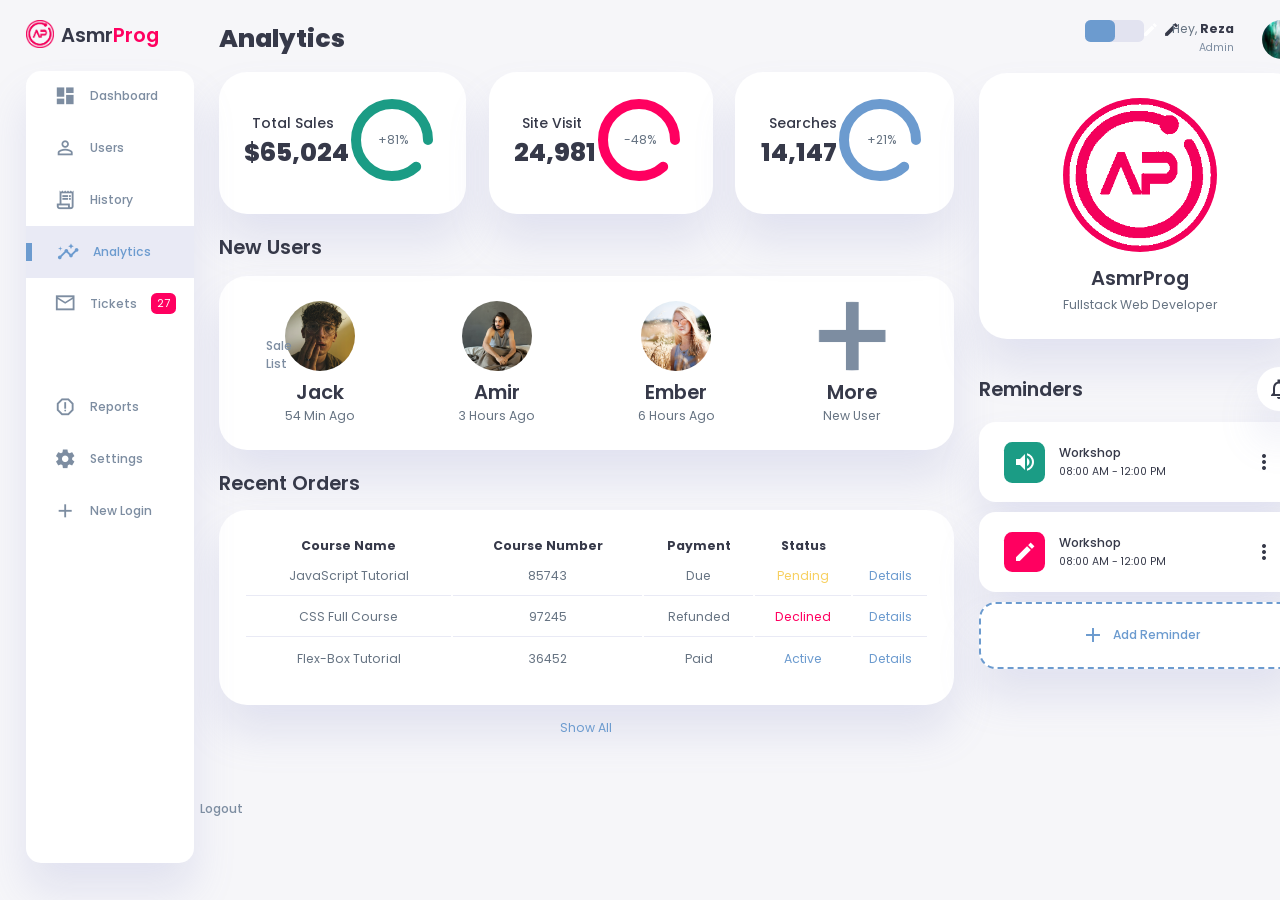
<file: Dashboard/index.html>
<!DOCTYPE html>
<html lang="en">

<head>
    <meta charset="UTF-8">
    <meta name="viewport" content="width=device-width, initial-scale=1.0">
    <link href="https://fonts.googleapis.com/icon?family=Material+Icons+Sharp" rel="stylesheet">
    <link rel="stylesheet" href="style.css">
    <title>Responsive Dashboard Design #1 | AsmrProg</title>
</head>

<body>

    <div class="container">
        <!-- Sidebar Section -->
        <aside>
            <div class="toggle">
                <div class="logo">
                    <img src="images/logo.png">
                    <h2>Asmr<span class="danger">Prog</span></h2>
                </div>
                <div class="close" id="close-btn">
                    <span class="material-icons-sharp">
                        close
                    </span>
                </div>
            </div>

            <div class="sidebar">
                <a href="#">
                    <span class="material-icons-sharp">
                        dashboard
                    </span>
                    <h3>Dashboard</h3>
                </a>
                <a href="#">
                    <span class="material-icons-sharp">
                        person_outline
                    </span>
                    <h3>Users</h3>
                </a>
                <a href="#">
                    <span class="material-icons-sharp">
                        receipt_long
                    </span>
                    <h3>History</h3>
                </a>
                <a href="#" class="active">
                    <span class="material-icons-sharp">
                        insights
                    </span>
                    <h3>Analytics</h3>
                </a>
                <a href="#">
                    <span class="material-icons-sharp">
                        mail_outline
                    </span>
                    <h3>Tickets</h3>
                    <span class="message-count">27</span>
                </a>
                <a href="#">
                    <span class="material-icons-sharp">
                        inventory
                    </span>
                    <h3>Sale List</h3>
                </a>
                <a href="#">
                    <span class="material-icons-sharp">
                        report_gmailerrorred
                    </span>
                    <h3>Reports</h3>
                </a>
                <a href="#">
                    <span class="material-icons-sharp">
                        settings
                    </span>
                    <h3>Settings</h3>
                </a>
                <a href="#">
                    <span class="material-icons-sharp">
                        add
                    </span>
                    <h3>New Login</h3>
                </a>
                <a href="#">
                    <span class="material-icons-sharp">
                        logout
                    </span>
                    <h3>Logout</h3>
                </a>
            </div>
        </aside>
        <!-- End of Sidebar Section -->

        <!-- Main Content -->
        <main>
            <h1>Analytics</h1>
            <!-- Analyses -->
            <div class="analyse">
                <div class="sales">
                    <div class="status">
                        <div class="info">
                            <h3>Total Sales</h3>
                            <h1>$65,024</h1>
                        </div>
                        <div class="progresss">
                            <svg>
                                <circle cx="38" cy="38" r="36"></circle>
                            </svg>
                            <div class="percentage">
                                <p>+81%</p>
                            </div>
                        </div>
                    </div>
                </div>
                <div class="visits">
                    <div class="status">
                        <div class="info">
                            <h3>Site Visit</h3>
                            <h1>24,981</h1>
                        </div>
                        <div class="progresss">
                            <svg>
                                <circle cx="38" cy="38" r="36"></circle>
                            </svg>
                            <div class="percentage">
                                <p>-48%</p>
                            </div>
                        </div>
                    </div>
                </div>
                <div class="searches">
                    <div class="status">
                        <div class="info">
                            <h3>Searches</h3>
                            <h1>14,147</h1>
                        </div>
                        <div class="progresss">
                            <svg>
                                <circle cx="38" cy="38" r="36"></circle>
                            </svg>
                            <div class="percentage">
                                <p>+21%</p>
                            </div>
                        </div>
                    </div>
                </div>
            </div>
            <!-- End of Analyses -->

            <!-- New Users Section -->
            <div class="new-users">
                <h2>New Users</h2>
                <div class="user-list">
                    <div class="user">
                        <img src="images/profile-2.jpg">
                        <h2>Jack</h2>
                        <p>54 Min Ago</p>
                    </div>
                    <div class="user">
                        <img src="images/profile-3.jpg">
                        <h2>Amir</h2>
                        <p>3 Hours Ago</p>
                    </div>
                    <div class="user">
                        <img src="images/profile-4.jpg">
                        <h2>Ember</h2>
                        <p>6 Hours Ago</p>
                    </div>
                    <div class="user">
                        <img src="images/plus.png">
                        <h2>More</h2>
                        <p>New User</p>
                    </div>
                </div>
            </div>
            <!-- End of New Users Section -->

            <!-- Recent Orders Table -->
            <div class="recent-orders">
                <h2>Recent Orders</h2>
                <table>
                    <thead>
                        <tr>
                            <th>Course Name</th>
                            <th>Course Number</th>
                            <th>Payment</th>
                            <th>Status</th>
                            <th></th>
                        </tr>
                    </thead>
                    <tbody></tbody>
                </table>
                <a href="#">Show All</a>
            </div>
            <!-- End of Recent Orders -->

        </main>
        <!-- End of Main Content -->

        <!-- Right Section -->
        <div class="right-section">
            <div class="nav">
                <button id="menu-btn">
                    <span class="material-icons-sharp">
                        menu
                    </span>
                </button>
                <div class="dark-mode">
                    <span class="material-icons-sharp active">
                        light_mode
                    </span>
                    <span class="material-icons-sharp">
                        dark_mode
                    </span>
                </div>

                <div class="profile">
                    <div class="info">
                        <p>Hey, <b>Reza</b></p>
                        <small class="text-muted">Admin</small>
                    </div>
                    <div class="profile-photo">
                        <img src="images/profile-1.jpg">
                    </div>
                </div>

            </div>
            <!-- End of Nav -->

            <div class="user-profile">
                <div class="logo">
                    <img src="images/logo.png">
                    <h2>AsmrProg</h2>
                    <p>Fullstack Web Developer</p>
                </div>
            </div>

            <div class="reminders">
                <div class="header">
                    <h2>Reminders</h2>
                    <span class="material-icons-sharp">
                        notifications_none
                    </span>
                </div>

                <div class="notification">
                    <div class="icon">
                        <span class="material-icons-sharp">
                            volume_up
                        </span>
                    </div>
                    <div class="content">
                        <div class="info">
                            <h3>Workshop</h3>
                            <small class="text_muted">
                                08:00 AM - 12:00 PM
                            </small>
                        </div>
                        <span class="material-icons-sharp">
                            more_vert
                        </span>
                    </div>
                </div>

                <div class="notification deactive">
                    <div class="icon">
                        <span class="material-icons-sharp">
                            edit
                        </span>
                    </div>
                    <div class="content">
                        <div class="info">
                            <h3>Workshop</h3>
                            <small class="text_muted">
                                08:00 AM - 12:00 PM
                            </small>
                        </div>
                        <span class="material-icons-sharp">
                            more_vert
                        </span>
                    </div>
                </div>

                <div class="notification add-reminder">
                    <div>
                        <span class="material-icons-sharp">
                            add
                        </span>
                        <h3>Add Reminder</h3>
                    </div>
                </div>

            </div>

        </div>


    </div>

    <script src="orders.js"></script>
    <script src="index.js"></script>
</body>

</html>
</file>
<file: Dashboard/style.css>
@import url('https://fonts.googleapis.com/css2?family=Poppins:wght@300;400;500;600;700;800&display=swap');

:root{
    --color-primary: #6C9BCF;
    --color-danger: #FF0060;
    --color-success: #1B9C85;
    --color-warning: #F7D060;
    --color-white: #fff;
    --color-info-dark: #7d8da1;
    --color-dark: #363949;
    --color-light: rgba(132, 139, 200, 0.18);
    --color-dark-variant: #677483;
    --color-background: #f6f6f9;

    --card-border-radius: 2rem;
    --border-radius-1: 0.4rem;
    --border-radius-2: 1.2rem;

    --card-padding: 1.8rem;
    --padding-1: 1.2rem;

    --box-shadow: 0 2rem 3rem var(--color-light);
}

.dark-mode-variables{
    --color-background: #181a1e;
    --color-white: #202528;
    --color-dark: #edeffd;
    --color-dark-variant: #a3bdcc;
    --color-light: rgba(0, 0, 0, 0.4);
    --box-shadow: 0 2rem 3rem var(--color-light);
}

*{
    margin: 0;
    padding: 0;
    outline: 0;
    appearance: 0;
    border: 0;
    text-decoration: none;
    box-sizing: border-box;
}

html{
    font-size: 14px;
}

body{
    width: 100vw;
    height: 100vh;
    font-family: 'Poppins', sans-serif;
    font-size: 0.88rem;
    user-select: none;
    overflow-x: hidden;
    color: var(--color-dark);
    background-color: var(--color-background);
}

a{
    color: var(--color-dark);
}

img{
    display: block;
    width: 100%;
    object-fit: cover;
}

h1{
    font-weight: 800;
    font-size: 1.8rem;
}

h2{
    font-weight: 600;
    font-size: 1.4rem;
}

h3{
    font-weight: 500;
    font-size: 0.87rem;
}

small{
    font-size: 0.76rem;
}

p{
    color: var(--color-dark-variant);
}

b{
    color: var(--color-dark);
}

.text-muted{
    color: var(--color-info-dark);
}

.primary{
    color: var(--color-primary);
}

.danger{
    color: var(--color-danger);
}

.success{
    color: var(--color-success);
}

.warning{
    color: var(--color-warning);
}

.container{
    display: grid;
    width: 96%;
    margin: 0 auto;
    gap: 1.8rem;
    grid-template-columns: 12rem auto 23rem;
}

aside{
    height: 100vh;
}

aside .toggle{
    display: flex;
    align-items: center;
    justify-content: space-between;
    margin-top: 1.4rem;
}

aside .toggle .logo{
    display: flex;
    gap: 0.5rem;
}

aside .toggle .logo img{
    width: 2rem;
    height: 2rem;
}

aside .toggle .close{
    padding-right: 1rem;
    display: none;
}

aside .sidebar{
    display: flex;
    flex-direction: column;
    background-color: var(--color-white);
    box-shadow: var(--box-shadow);
    border-radius: 15px;
    height: 88vh;
    position: relative;
    top: 1.5rem;
    transition: all 0.3s ease;
}

aside .sidebar:hover{
    box-shadow: none;
}

aside .sidebar a{
    display: flex;
    align-items: center;
    color: var(--color-info-dark);
    height: 3.7rem;
    gap: 1rem;
    position: relative;
    margin-left: 2rem;
    transition: all 0.3s ease;
}

aside .sidebar a span{
    font-size: 1.6rem;
    transition: all 0.3s ease;
}

aside .sidebar a:last-child{
    position: absolute;
    bottom: 2rem;
    width: 100%;
}

aside .sidebar a.active{
    width: 100%;
    color: var(--color-primary);
    background-color: var(--color-light);
    margin-left: 0;
}

aside .sidebar a.active::before{
    content: '';
    width: 6px;
    height: 18px;
    background-color: var(--color-primary);
}

aside .sidebar a.active span{
    color: var(--color-primary);
    margin-left: calc(1rem - 3px);
}

aside .sidebar a:hover{
    color: var(--color-primary);
}

aside .sidebar a:hover span{
    margin-left: 0.6rem;
}

aside .sidebar .message-count{
    background-color: var(--color-danger);
    padding: 2px 6px;
    color: var(--color-white);
    font-size: 11px;
    border-radius: var(--border-radius-1);
}

main{
    margin-top: 1.4rem;
}

main .analyse{
    display: grid;
    grid-template-columns: repeat(3, 1fr);
    gap: 1.6rem;
}

main .analyse > div{
    background-color: var(--color-white);
    padding: var(--card-padding);
    border-radius: var(--card-border-radius);
    margin-top: 1rem;
    box-shadow: var(--box-shadow);
    cursor: pointer;
    transition: all 0.3s ease;
}

main .analyse > div:hover{
    box-shadow: none;
}

main .analyse > div .status{
    display: flex;
    align-items: center;
    justify-content: space-between;
}

main .analyse h3{
    margin-left: 0.6rem;
    font-size: 1rem;
}

main .analyse .progresss{
    position: relative;
    width: 92px;
    height: 92px;
    border-radius: 50%;
}

main .analyse svg{
    width: 7rem;
    height: 7rem;
}

main .analyse svg circle{
    fill: none;
    stroke-width: 10;
    stroke-linecap: round;
    transform: translate(5px, 5px);
}

main .analyse .sales svg circle{
    stroke: var(--color-success);
    stroke-dashoffset: -30;
    stroke-dasharray: 200;
}

main .analyse .visits svg circle{
    stroke: var(--color-danger);
    stroke-dashoffset: -30;
    stroke-dasharray: 200;
}

main .analyse .searches svg circle{
    stroke: var(--color-primary);
    stroke-dashoffset: -30;
    stroke-dasharray: 200;
}

main .analyse .progresss .percentage{
    position: absolute;
    top: -3px;
    left: -1px;
    display: flex;
    align-items: center;
    justify-content: center;
    height: 100%;
    width: 100%;
}

main .new-users{
    margin-top: 1.3rem;
}

main .new-users .user-list{
    background-color: var(--color-white);
    padding: var(--card-padding);
    border-radius: var(--card-border-radius);
    margin-top: 1rem;
    box-shadow: var(--box-shadow);
    display: flex;
    justify-content: space-around;
    flex-wrap: wrap;
    gap: 1.4rem;
    cursor: pointer;
    transition: all 0.3s ease;
}

main .new-users .user-list:hover{
    box-shadow: none;
}

main .new-users .user-list .user{
    display: flex;
    flex-direction: column;
    align-items: center;
    justify-content: center;
}

main .new-users .user-list .user img{
    width: 5rem;
    height: 5rem;
    margin-bottom: 0.4rem;
    border-radius: 50%;
}

main .recent-orders{
    margin-top: 1.3rem;
}

main .recent-orders h2{
    margin-bottom: 0.8rem;
}

main .recent-orders table{
    background-color: var(--color-white);
    width: 100%;
    padding: var(--card-padding);
    text-align: center;
    box-shadow: var(--box-shadow);
    border-radius: var(--card-border-radius);
    transition: all 0.3s ease;
}

main .recent-orders table:hover{
    box-shadow: none;
}

main table tbody td{
    height: 2.8rem;
    border-bottom: 1px solid var(--color-light);
    color: var(--color-dark-variant);
}

main table tbody tr:last-child td{
    border: none;
}

main .recent-orders a{
    text-align: center;
    display: block;
    margin: 1rem auto;
    color: var(--color-primary);
}

.right-section{
    margin-top: 1.4rem;
}

.right-section .nav{
    display: flex;
    justify-content: end;
    gap: 2rem;
}

.right-section .nav button{
    display: none;
}

.right-section .dark-mode{
    background-color: var(--color-light);
    display: flex;
    justify-content: space-between;
    align-items: center;
    height: 1.6rem;
    width: 4.2rem;
    cursor: pointer;
    border-radius: var(--border-radius-1);
}

.right-section .dark-mode span{
    font-size: 1.2rem;
    width: 50%;
    height: 100%;
    display: flex;
    align-items: center;
    justify-content: center;
}

.right-section .dark-mode span.active{
    background-color: var(--color-primary);
    color: white;
    border-radius: var(--border-radius-1);
}

.right-section .nav .profile{
    display: flex;
    gap: 2rem;
    text-align: right;
}

.right-section .nav .profile .profile-photo{
    width: 2.8rem;
    height: 2.8rem;
    border-radius: 50%;
    overflow: hidden;
}

.right-section .user-profile{
    display: flex;
    justify-content: center;
    text-align: center;
    margin-top: 1rem;
    background-color: var(--color-white);
    padding: var(--card-padding);
    border-radius: var(--card-border-radius);
    box-shadow: var(--box-shadow);
    cursor: pointer;
    transition: all 0.3s ease;
}

.right-section .user-profile:hover{
    box-shadow: none;
}

.right-section .user-profile img{
    width: 11rem;
    height: auto;
    margin-bottom: 0.8rem;
    border-radius: 50%;
}

.right-section .user-profile h2{
    margin-bottom: 0.2rem;
}

.right-section .reminders{
    margin-top: 2rem;
}

.right-section .reminders .header{
    display: flex;
    align-items: center;
    justify-content: space-between;
    margin-bottom: 0.8rem;
}

.right-section .reminders .header span{
    padding: 10px;
    box-shadow: var(--box-shadow);
    background-color: var(--color-white);
    border-radius: 50%;
}

.right-section .reminders .notification{
    background-color: var(--color-white);
    display: flex;
    align-items: center;
    gap: 1rem;
    margin-bottom: 0.7rem;
    padding: 1.4rem var(--card-padding);
    border-radius: var(--border-radius-2);
    box-shadow: var(--box-shadow);
    cursor: pointer;
    transition: all 0.3s ease;
}

.right-section .reminders .notification:hover{
    box-shadow: none;
}

.right-section .reminders .notification .content{
    display: flex;
    justify-content: space-between;
    align-items: center;
    margin: 0;
    width: 100%;
}

.right-section .reminders .notification .icon{
    padding: 0.6rem;
    color: var(--color-white);
    background-color: var(--color-success);
    border-radius: 20%;
    display: flex;
}

.right-section .reminders .notification.deactive .icon{
    background-color: var(--color-danger);
}

.right-section .reminders .add-reminder{
    background-color: var(--color-white);
    border: 2px dashed var(--color-primary);
    color: var(--color-primary);
    display: flex;
    align-items: center;
    justify-content: center;
    cursor: pointer;
}

.right-section .reminders .add-reminder:hover{
    background-color: var(--color-primary);
    color: white;
}

.right-section .reminders .add-reminder div{
    display: flex;
    align-items: center;
    gap: 0.6rem;
}

@media screen and (max-width: 1200px) {
    .container{
        width: 95%;
        grid-template-columns: 7rem auto 23rem;
    }

    aside .logo h2{
        display: none;
    }

    aside .sidebar h3{
        display: none;
    }

    aside .sidebar a{
        width: 5.6rem;
    }

    aside .sidebar a:last-child{
        position: relative;
        margin-top: 1.8rem;
    }

    main .analyse{
        grid-template-columns: 1fr;
        gap: 0;
    }

    main .new-users .user-list .user{
        flex-basis: 40%;
    }

    main .recent-orders {
        width: 94%;
        position: absolute;
        left: 50%;
        transform: translateX(-50%);
        margin: 2rem 0 0 0.8rem;
    }

    main .recent-orders table{
        width: 83vw;
    }

    main table thead tr th:last-child,
    main table thead tr th:first-child{
        display: none;
    }

    main table tbody tr td:last-child,
    main table tbody tr td:first-child{
        display: none;
    }

}

@media screen and (max-width: 768px) {
    .container{
        width: 100%;
        grid-template-columns: 1fr;
        padding: 0 var(--padding-1);
    }

    aside{
        position: fixed;
        background-color: var(--color-white);
        width: 15rem;
        z-index: 3;
        box-shadow: 1rem 3rem 4rem var(--color-light);
        height: 100vh;
        left: -100%;
        display: none;
        animation: showMenu 0.4s ease forwards;
    }

    @keyframes showMenu {
       to{
        left: 0;
       } 
    }

    aside .logo{
        margin-left: 1rem;
    }

    aside .logo h2{
        display: inline;
    }

    aside .sidebar h3{
        display: inline;
    }

    aside .sidebar a{
        width: 100%;
        height: 3.4rem;
    }

    aside .sidebar a:last-child{
        position: absolute;
        bottom: 5rem;
    }

    aside .toggle .close{
        display: inline-block;
        cursor: pointer;
    }

    main{
        margin-top: 8rem;
        padding: 0 1rem;
    }

    main .new-users .user-list .user{
        flex-basis: 35%;
    }

    main .recent-orders{
        position: relative;
        margin: 3rem 0 0 0;
        width: 100%;
    }

    main .recent-orders table{
        width: 100%;
        margin: 0;
    }

    .right-section{
        width: 94%;
        margin: 0 auto 4rem;
    }

    .right-section .nav{
        position: fixed;
        top: 0;
        left: 0;
        align-items: center;
        background-color: var(--color-white);
        padding: 0 var(--padding-1);
        height: 4.6rem;
        width: 100%;
        z-index: 2;
        box-shadow: 0 1rem 1rem var(--color-light);
        margin: 0;
    }

    .right-section .nav .dark-mode{
        width: 4.4rem;
        position: absolute;
        left: 66%;
    }

    .right-section .profile .info{
        display: none;
    }

    .right-section .nav button{
        display: inline-block;
        background-color: transparent;
        cursor: pointer;
        color: var(--color-dark);
        position: absolute;
        left: 1rem;
    }

    .right-section .nav button span{
        font-size: 2rem;
    }

}
</file>
